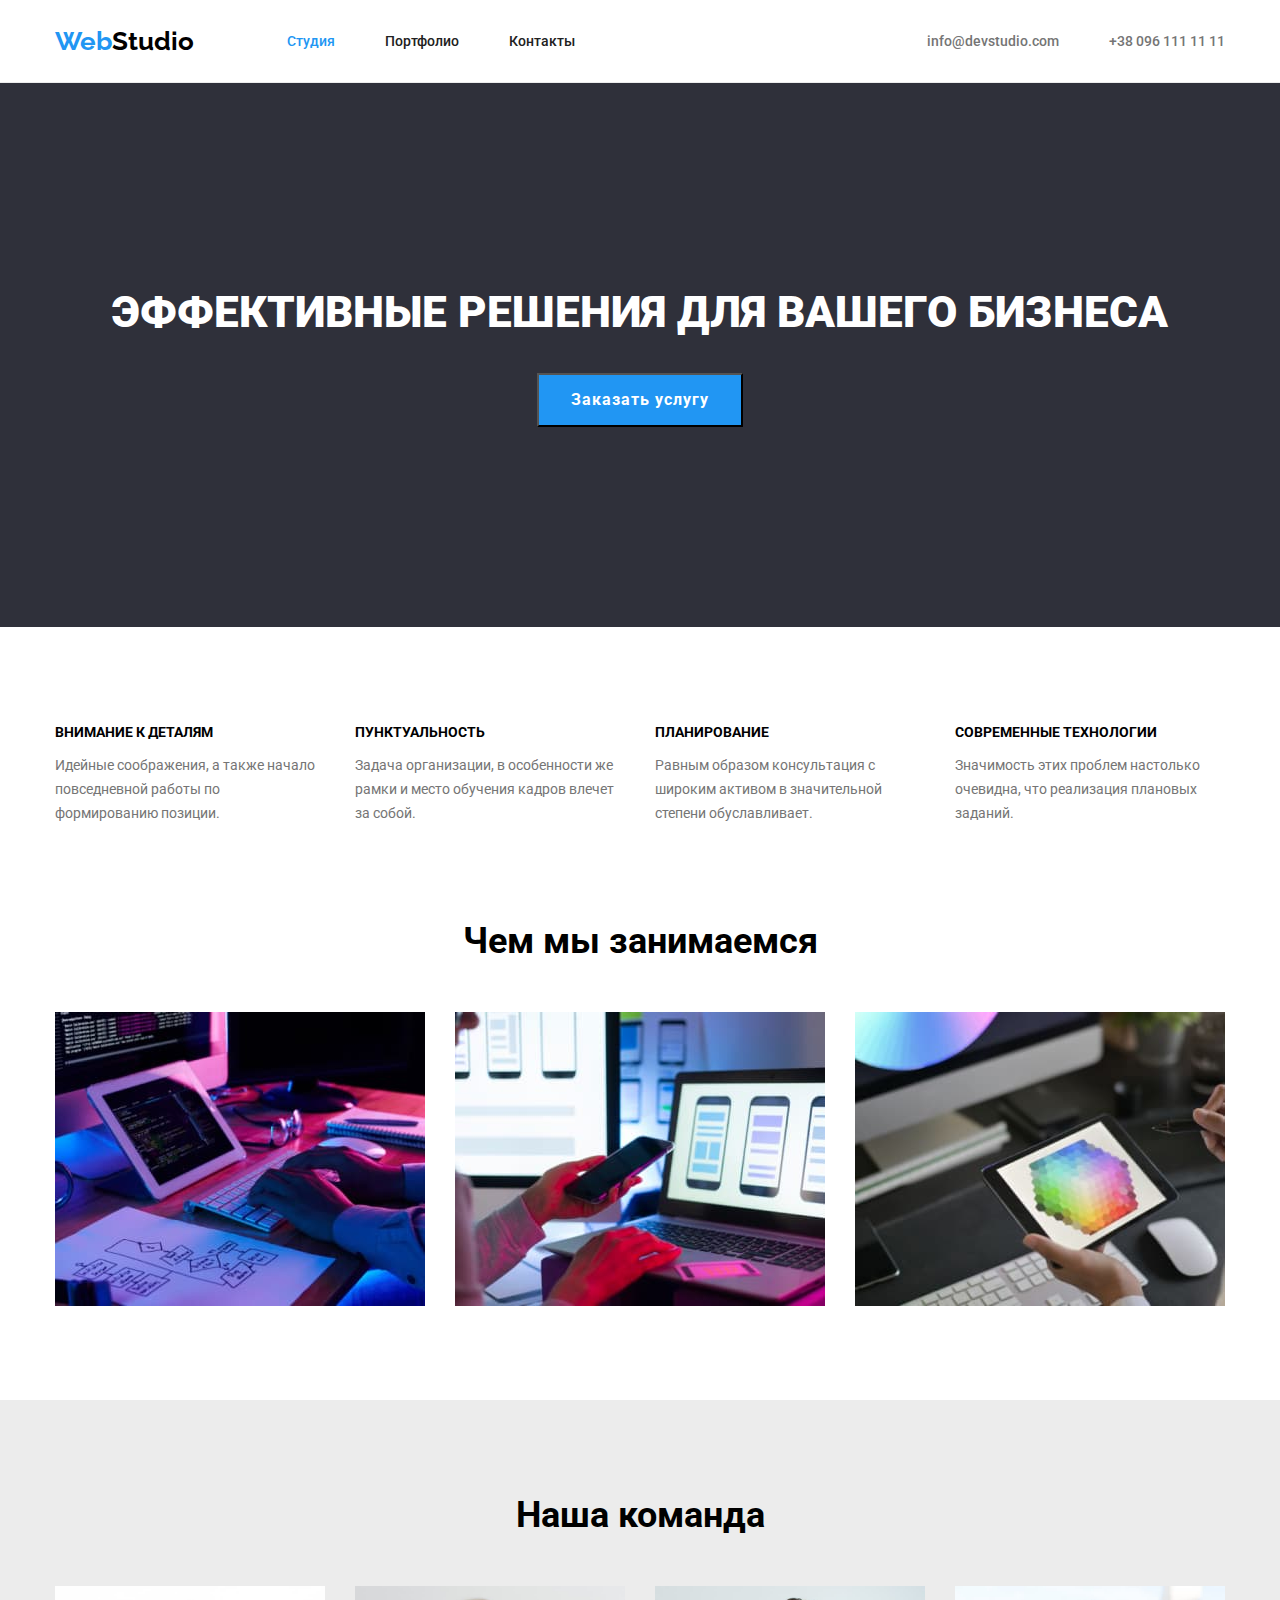
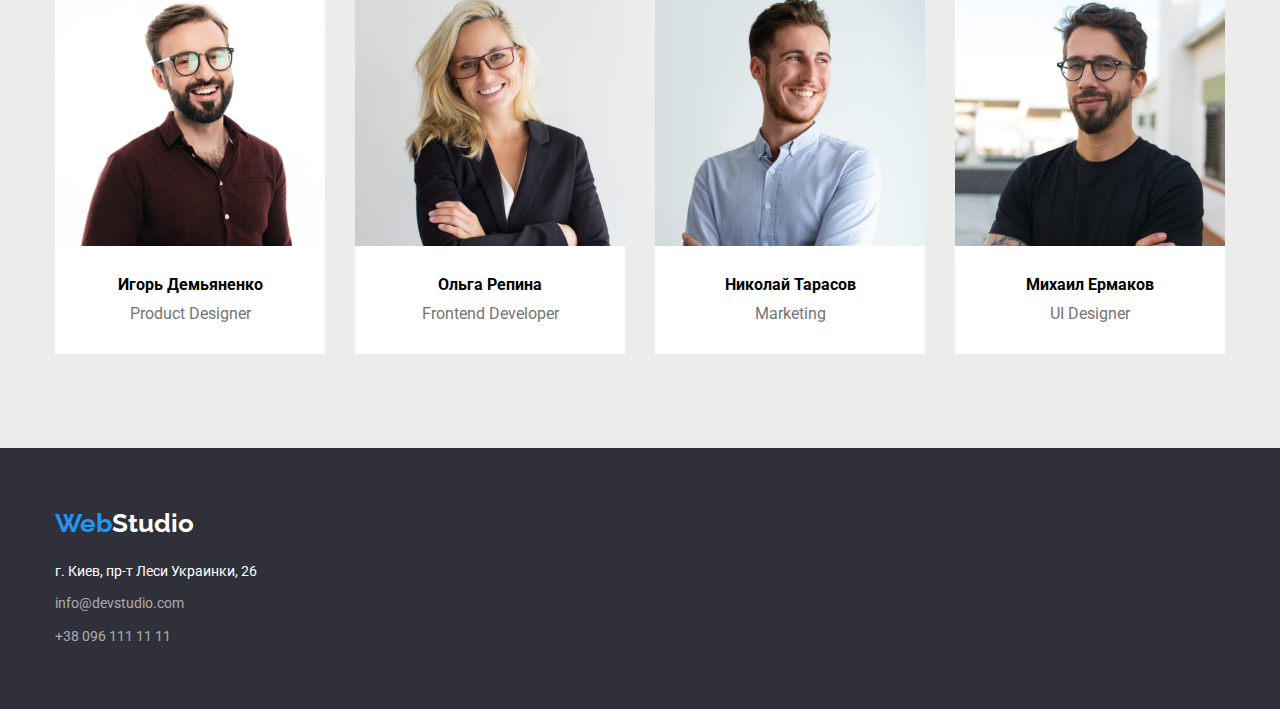
<file: index.html>
<!DOCTYPE html>
<html lang="ru">
<head>
    <meta charset="UTF-8">
    <meta http-equiv="X-UA-Compatible" content="IE=edge">
    <meta name="viewport" content="width=device-width, initial-scale=1.0">
    <title>Document</title>
    
    <link rel="preconnect" href="https://fonts.gstatic.com">
    <link href="https://fonts.googleapis.com/css2?family=Raleway:wght@700&family=Roboto:wght@400;500;700;900&display=swap"
        rel="stylesheet">
        <link rel="stylesheet" href="https://cdnjs.cloudflare.com/ajax/libs/modern-normalize/1.0.0/modern-normalize.min.css">
        <link rel="stylesheet" href="./css/styles.css">
</head>
<body>
    <header class="header">
        <div class="container">
            <nav class="navigation">
                <a href="./" class="logo">Web<span class="web">Studio</span></a>
                <ul class="site-nav">
                    <li class="item"><a href="./" class="link current">Студия</a></li>
                    <li class="item"><a href="./portfolio.html" class="link">Портфолио</a></li>
                    <li class="item"><a href="" class="link">Контакты</a></li>
                </ul>
            </nav>
    
            <div class="contact-info">
                <ul class="contact">
                    <li class="item"><a href="mailto:info@devstudio.com" class="link">info@devstudio.com</a></li>
                    <li class="item"><a href="tel:+380961111111" class="link">+38 096 111 11 11</a></li>
                </ul>
            </div>
        </div>
    </header>

    <!-- MAIN -->

    <main>

        <!-- HERO -->

        <section class="container-hero section">
            <div class="container">
                 <div class="hero">
                     <h1 class="title">ЭФФЕКТИВНЫЕ РЕШЕНИЯ ДЛЯ ВАШЕГО БИЗНЕСА</h1>
                     <button class="btn" type="button">Заказать услугу</button>
                </div>
            </div>
        </section>

        <!-- ABOUT -->

        <section class="section">
            <div class="container">
                    <ul class="about">
                        <li class="item">
                            <h3 class="title">ВНИМАНИЕ К ДЕТАЛЯМ</h3>
                            <p class="feature">Идейные соображения, а также начало повседневной работы по формированию позиции.</p>
                        </li>
                        <li class="item">
                            <h3 class="title">ПУНКТУАЛЬНОСТЬ</h3>
                            <p class="feature">Задача организации, в особенности же рамки и место обучения кадров влечет за собой.</p> 
                        </li>
                        <li class="item">
                            <h3 class="title">ПЛАНИРОВАНИЕ</h3>
                            <p class="feature">Равным образом консультация с широким активом в значительной степени обуславливает.</p>
                        </li>
                        <li class="item">
                            <h3 class="title">СОВРЕМЕННЫЕ ТЕХНОЛОГИИ</h3>
                            <p class="feature">Значимость этих проблем настолько очевидна, что реализация плановых заданий.</p>
                        </li>
                    </ul>                
            </div>     
        </section>

        <!-- WORK -->

        <section class="section-bott">
            <div class="container">
                <div class="work">
                    <h2 class="title">Чем мы занимаемся</h2>
                        <ul class="work-cards">
                            <li class="item"><img src="./images/box-1.jpg" alt="Структура сайта и написание кода" width="370" height="294"></li>
                            <li class="item"><img src="./images/box-2.jpg" alt="адаптивная верстка" width="370" height="294"></li>
                            <li class="item"><img src="./images/box-3.jpg" alt="выбор цвета в цветовой палитре" width="370" height="294"></li>
                        </ul>
                </div>
            </div>
        </section>

        <!-- TEAM -->

        <section class="container-team section">
            <div class="container">
                <div class="team">
                        <h2 class="title">Наша команда</h2>
                        <ul class="team-cards">
                            <li class="cards"><img src="./images/pro-designer.jpg" alt="Product Designer" width="270" height="260">
                                <p class="name"><b>Игорь Демьяненко</b></p>
                                <p class="pofession">Product Designer</p>
                            </li>
                            <li class="cards">
                                <img src="./images/developer.jpg" alt="Frontend Developer" width="270" height="260">
                                <p class="name"><b>Ольга Репина</b></p>
                                <p class="pofession">Frontend Developer</p>
                            </li>
                            <li class="cards">
                                <img src="./images/marketing.jpg" alt="Marketing" width="270" height="260">
                                <p class="name"><b>Николай Тарасов</b></p>
                                <p class="pofession">Marketing</p>
                            </li>
                            <li class="cards">
                                <img src="./images/ui-designer.jpg" alt="UI Designer" width="270" height="260">
                                <p class="name"><b>Михаил Ермаков</b></p>
                                <p class="pofession">UI Designer</p>
                            </li>
                        </ul>
                </div>
            </div>
        </section>
    </main>

    <!-- FOTTER -->

    <footer class="footer">
        <div class="container">
            <a href="./" class="logo">Web<span class="web">Studio</span></a>
            <address class="address">
                <p class="street">г. Киев, пр-т Леси Украинки, 26</p>
                <ul class="getcontact">
                    <li>
                        <a href="mailto:info@devstudio.com" class="link">info@devstudio.com</a>
                    </li>
                    <li>
                        <a href="tel:+380961111111" class="link">+38 096 111 11 11</a>
                    </li>
                </ul>
            </address>
        </div>
    </footer>
</body>
</html>
</file>
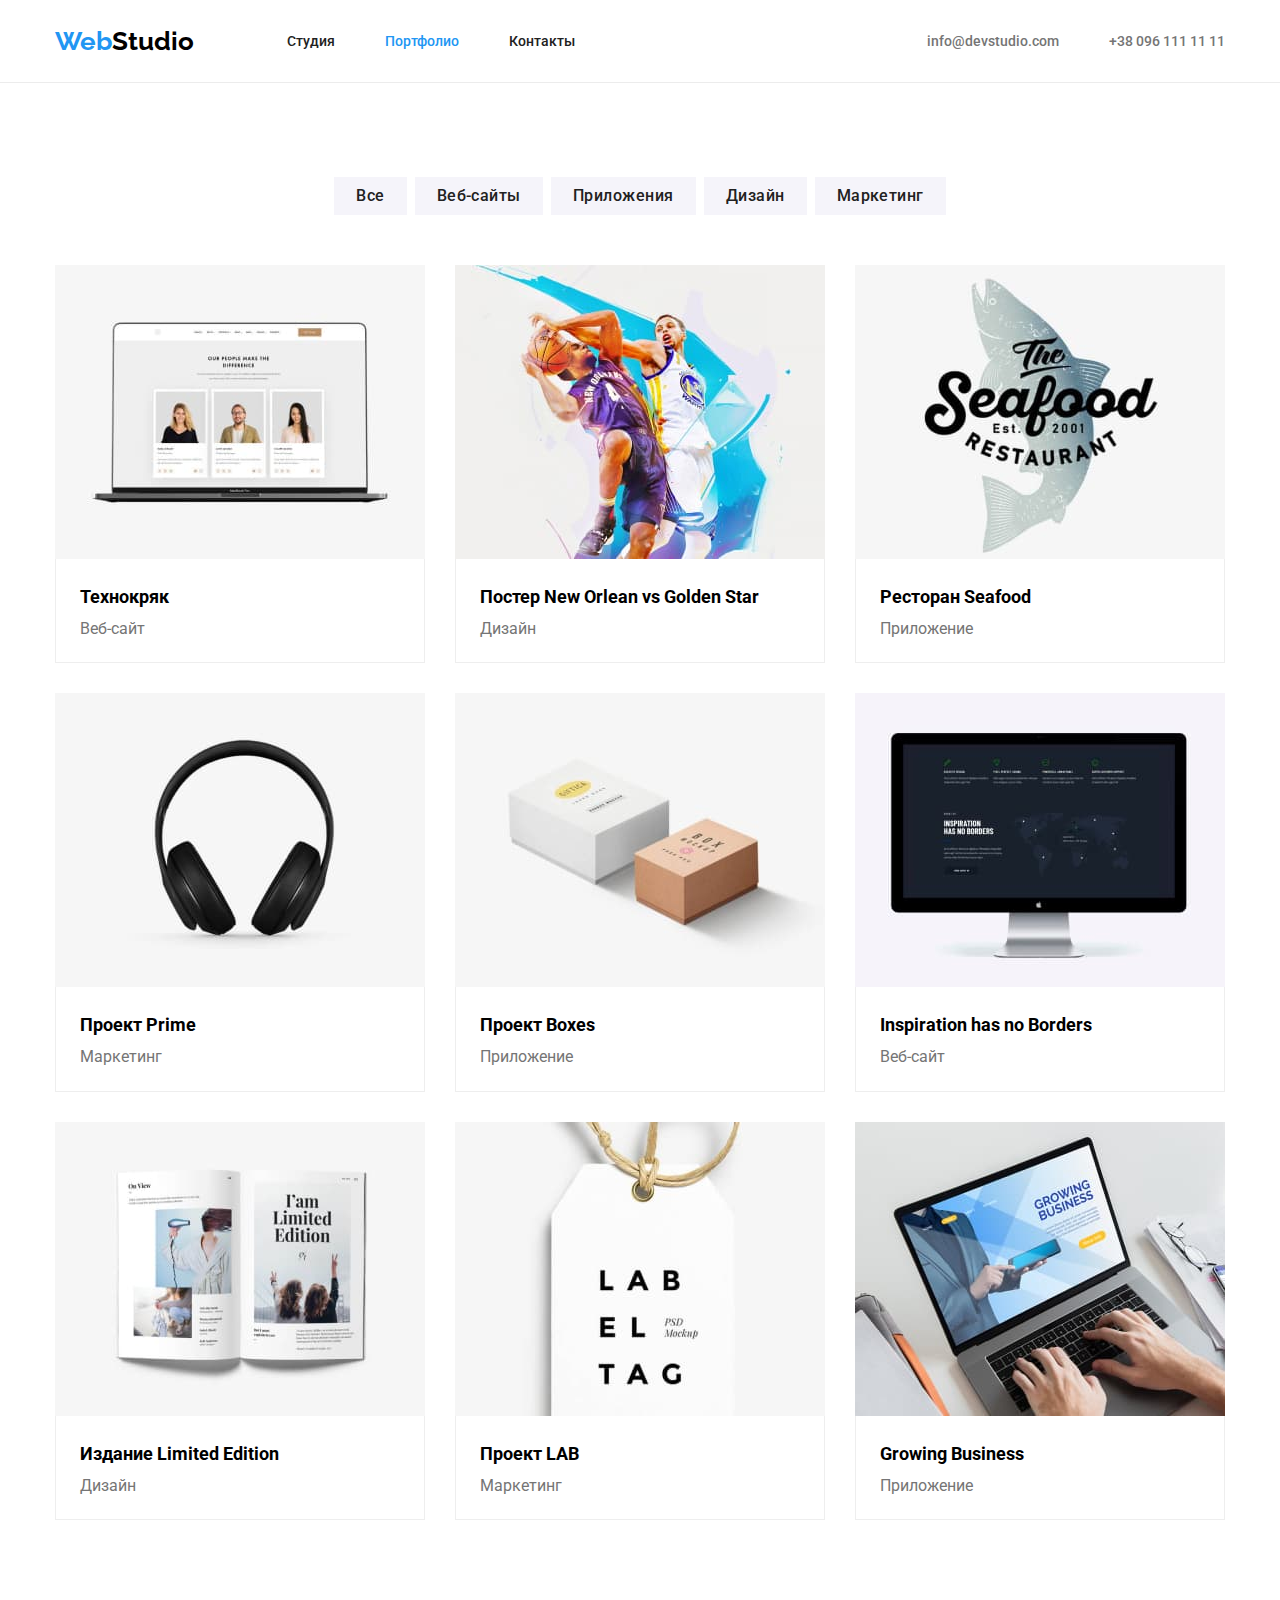
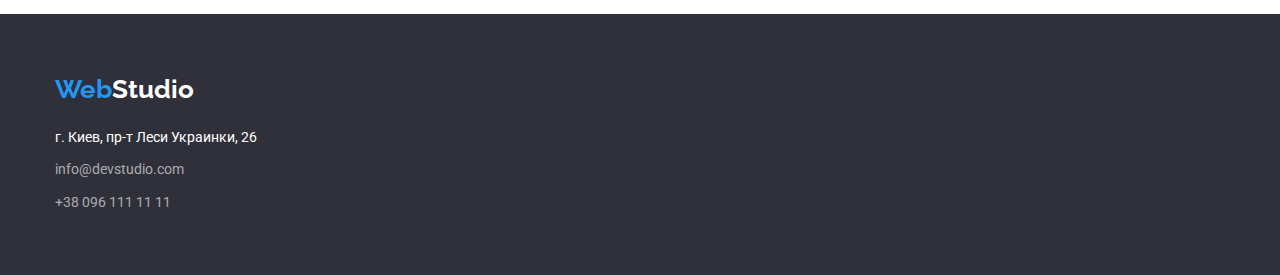
<file: portfolio.html>
<!DOCTYPE html>
<html lang="ru">
<head>
    <meta charset="UTF-8">
    <meta http-equiv="X-UA-Compatible" content="IE=edge">
    <meta name="viewport" content="width=device-width, initial-scale=1.0">
    <title>Document</title>
    <link rel="preconnect" href="https://fonts.gstatic.com">
    <link href="https://fonts.googleapis.com/css2?family=Raleway:wght@700&family=Roboto:wght@400;500;700;900&display=swap"
        rel="stylesheet">
        <link rel="stylesheet" href="https://cdnjs.cloudflare.com/ajax/libs/modern-normalize/1.0.0/modern-normalize.min.css">
        <link rel="stylesheet" href="./css/styles.css">
</head>
<body>

    <!-- header -->

    <header class="header">
        <div class="container">
            <nav class="navigation">
                <a href="./" class="logo">Web<span class="web">Studio</span></a>
                <ul class="site-nav">
                    <li class="item"><a href="./" class="link ">Студия</a></li>
                    <li class="item"><a href="./portfolio.html" class="link current">Портфолио</a></li>
                    <li class="item"><a href="" class="link">Контакты</a></li>
                </ul>
            </nav>
    
            <div class="contact-info">
                <ul class="contact">
                    <li class="item"><a href="mailto:info@devstudio.com" class="link">info@devstudio.com</a></li>
                    <li class="item"><a href="tel:+380961111111" class="link">+38 096 111 11 11</a></li>
                </ul>
            </div>
        </div>
    </header>
    
    <!-- main -->
   
    <main>
        <section class="section">
            <div class="container">
                <div class="filters">
                    <ul class="buttons">
                        <li class="item"><button class="btn" type="button">Все</button></li>
                        <li class="item"><button class="btn" type="button">Веб-сайты</button></li>
                        <li class="item"><button class="btn" type="button">Приложения</button> </li>
                        <li class="item"><button class="btn" type="button">Дизайн</button> </li>
                        <li class="item"><button class="btn" type="button">Маркетинг</button> </li>
                    </ul> 
                </div>
            </div>
            <div class="container">
                <div class="projects">
                    <ul class="cards-list">
                        <li class="item">
                            <a href="">
                                <img src="./images/note.jpg" alt="notebook" width="370" height="294"  >
                                    <div class="card-border">
                                    <h3 class="title">Технокряк</h3>
                                    <p class="filter">Веб-сайт</p>
                                    </div>
                            </a>
                        </li>
                        <li class="item">
                            <a href="">
                                <img src="./images/basketball.jpg" alt="basketball" width="370" height="294"  >
                                    <div class="card-border">
                                    <h3 class="title">Постер New Orlean vs Golden Star</h3>
                                    <p class="filter">Дизайн</p>
                                    </div>
                            </a>
                        </li>
                        <li class="item">
                            <a href="">
                                <img src="./images/restaurant.jpg" alt="restaurant" width="370" height="294"  >
                                    <div class="card-border">
                                    <h3 class="title">Ресторан Seafood</h3>
                                    <p class="filter">Приложение</p>
                                    </div>
                            </a>
                        </li>
                        <li class="item">
                            <a href="">
                                <img src="./images/headphones.jpg" alt="headphones" width="370" height="294" >
                                    <div class="card-border">
                                    <h3 class="title">Проект Prime</h3>
                                    <p class="filter">Маркетинг</p>
                                    </div>
                            </a>
                        </li>
                        <li class="item">
                            <a href="">
                                <img src="./images/boxes.jpg" alt="boxes" width="370" height="294" >
                                    <div class="card-border">
                                    <h3 class="title">Проект Boxes</h3>
                                    <p class="filter">Приложение</p>
                                    </div>
                            </a>
                        </li>
                        <li class="item">
                            <a href="">
                                <img src="./images/monitor.jpg" alt="monitor" width="370" height="294" >
                                    <div class="card-border">
                                    <h3 class="title">Inspiration has no Borders</h3>
                                    <p class="filter">Веб-сайт</p>
                                    </div>
                            </a>
                        </li>
                        <li class="item">
                            <a href="">
                                <img src="./images/book.jpg" alt="book" width="370" height="294" >
                                    <div class="card-border">
                                    <h3 class="title">Издание Limited Edition</h3>
                                    <p class="filter">Дизайн</p>
                                    </div>
                            </a>
                        </li>
                        <li class="item">
                            <a href="">
                                <img src="./images/project.jpg" alt="project" width="370" height="294" >
                                    <div class="card-border">
                                    <h3 class="title">Проект LAB</h3>
                                    <p class="filter">Маркетинг</p>
                                    </div>
                            </a>
                        </li>
                        <li class="item">
                            <a href="">
                                <img src="./images/business.jpg" alt="business" width="370" height="294" >
                                    <div class="card-border">
                                    <h3 class="title">Growing Business</h3>
                                    <p class="filter">Приложение</p>
                                    </div>
                            </a>
                        </li>
                    </ul>
                </div>
            </div>
        </section>
    </main>

<!-- footer -->
    <footer class="footer">
        <div class="container">
            <a href="./" class="logo">Web<span class="web">Studio</span></a>
            <address class="address">
                <p class="street">г. Киев, пр-т Леси Украинки, 26</p>
                <ul class="getcontact">
                    <li>
                        <a href="mailto:info@devstudio.com" class="link">info@devstudio.com</a>
                    </li>
                    <li>
                        <a href="tel:+380961111111" class="link">+38 096 111 11 11</a>
                    </li>
                </ul>
            </address>
        </div>
    </footer>
</body>
</html>
</file>
<file: css/styles.css>
/* Глобальные стили */
* {
  box-sizing: border-box;
}

h1,
h2,
h3,
h4,
h5,
h6,
ul,
p {
  margin: 0;
  padding: 0;
}

body {
  color: var(--accent-color);
  font-family: roboto, sans-serif;
  background-color: #ffffff;
}

:root {
  --accent-color: #757575;
  --background-header-footer: #2f303a;
  --activ: #2196f3;
  --primary-color: #000000;
  --lite-color: #ffffff;
  --logo: #2196f3;
  --contacts-footer-color: rgb(255, 255, 255, 0.6);
  --header-border-color: #ececec;
  --cards-border-color: #eeeeee;
  --bgc-btn: #f5f4fa;
}

img {
  display: block;
}

a {
  text-decoration: none;
}

ul {
  list-style: none;
}

.section {
  padding-top: 94px;
  padding-bottom: 94px;
}

.section-bott {
  padding-bottom: 94px;
}

.btn {
  cursor: pointer;
}

/* HEADER INDEX*/

.container {
  width: 1200px;
  padding-left: 15px;
  padding-right: 15px;
  margin-left: auto;
  margin-right: auto;
}

.header {
  border-bottom: 1px solid var(--header-border-color);
}

.header .container {
  display: flex;
  justify-content: space-between;
  align-items: center;
}

.container .navigation {
  display: flex;
  align-items: center;
}

.navigation .site-nav {
  display: flex;
}

.logo {
  font-family: "Raleway", sans-serif;
  font-weight: 700;
  font-size: 26px;
  line-height: 1.2;
  color: var(--logo);
}

.web {
  color: var(--primary-color);
}

.site-nav .link {
  color: #212121;
  font-weight: 500;
  font-size: 14px;
  line-height: 1.1;
}

.contact .link {
  color: #757575;
  font-weight: 500;
  font-size: 14px;
  line-height: 1.1;
}

.contact-info .contact {
  display: flex;
}

.contact-info {
  margin-left: auto;
}

.site-nav .item {
  padding-top: 32px;
  padding-bottom: 32px;
  margin-right: 50px;
}

.site-nav .item:first-child {
  margin-left: 93px;
}

.site-nav .item:last-child {
  margin: 0;
}

.site-nav .link:focus,
.site-nav .link:hover {
  color: var(--activ);
}

.contact .link:focus,
.contact .link:hover {
  color: var(--activ);
}

.site-nav .current {
  color: var(--activ);
}

.contact .item + .item {
  margin-left: 50px;
}

/* main INDEX */

.container-hero {
  background-color: var(--background-header-footer);
  padding-top: 200px;
  padding-bottom: 200px;
}

.hero {
  text-align: center;
}

.hero .title {
  color: var(--lite-color);
  font-weight: 900;
  font-size: 44px;
  line-height: 1.35;
}

.hero .btn {
  font-family: "Roboto", sans-serif;
  color: var(--lite-color);
  background-color: var(--activ);
  font-weight: 700;
  font-size: 16px;
  line-height: 1.87;
  letter-spacing: 0.06em;
  margin-top: 30px;
  padding: 10px 32px 10px 32px;
}

.hero .btn:focus,
.hero .btn:hover {
  background-color: #188ce8;
}

/* ABOUT INDEX */

.about {
  display: flex;
  flex-wrap: wrap;
  margin-left: -30px;
}

.about .item {
  flex-basis: calc((100% - 4 * 30px) / 4);
  margin-left: 30px;
}

.about .item:last-child {
  padding-right: 0;
}

.about .title {
  color: var(--primary-color);
  font-weight: 700;
  font-size: 14px;
  line-height: 1.7;
  margin-bottom: 10px;
}

.about .feature {
  font-weight: 400;
  font-size: 14px;
  line-height: 1.7;
}

/* WORK INDEX*/

.work {
  background-color: #fff;
}

.work .work-cards {
  display: flex;
  justify-content: space-between;
}

.work-cards .item {
  margin-right: 30px;
}

.work-cards .item:last-child {
  margin-right: 0;
}

.work .title {
  color: var(--primary-color);
  font-weight: 700;
  font-size: 36px;
  line-height: 1.17;
  text-align: center;
  margin-bottom: 50px;
}

/* TEAM INDEX*/

.container-team {
  background-color: #ececec;
}

.team .title {
  color: var(--primary-color);
  text-align: center;
  font-weight: 700;
  font-size: 36px;
  line-height: 1.17;
  margin-bottom: 50px;
}

.team .team-cards {
  display: flex;
  justify-content: space-between;
}

.team-cards .cards {
  margin-right: 30px;
}

.team-cards .cards:last-child {
  margin: 0;
}

.team .name {
  color: var(--primary-color);
  font-weight: 500;
  font-size: 16px;
  line-height: 1.17;
  padding-top: 30px;
  padding-bottom: 10px;
}

.cards {
  height: 368px;
  width: 270px;
  background-color: var(--lite-color);
  text-align: center;
}

.team .profession {
  font-weight: 400;
  font-size: 16px;
  line-height: 1.17;
}

/* MAIN PORTFOLIO */

.filters .buttons {
  display: flex;
  justify-content: center;
}

.filters .btn {
  font-family: "Roboto", sans-serif;
  font-weight: 500;
  font-size: 16px;
  line-height: 1.62;
  letter-spacing: 0.03em;
  color: rgba(33, 33, 33, 1);
  padding: 6px 22px;
  background-color: var(--bgc-btn);
  border: none;
}

.buttons .item {
  margin-right: 8px;
}

.buttons .item:last-child {
  margin-right: 0;
}

.filters .btn:focus,
.filters .btn:hover {
  background-color: var(--activ);
  color: var(--lite-color);
}

/* КАРТОЧКИ */

.cards-list {
  display: flex;
  flex-wrap: wrap;
  margin-top: 50px;
  margin-right: -30px;
}

.cards-list .item {
  margin-right: 30px;
  margin-bottom: 30px;
  flex-basis: calc((100% - 3 * 30px) / 3);
}

/* .cards-list .item:nth-child(3n + 3) {
  margin-right: 0;
} */

.cards-list .item:nth-child(n + 7) {
  margin-bottom: 0;
}

.projects .title {
  color: var(--primary-color);
  font-weight: 700;
  font-size: 18px;
  line-height: 2;
}

.projects .filter {
  color: var(--accent-color);
  font-weight: 400;
  font-size: 16px;
  line-height: 1.7;
}

.card-border {
  border-left: 1px solid var(--cards-border-color);
  border-right: 1px solid var(--cards-border-color);
  border-bottom: 1px solid var(--cards-border-color);
  padding-top: 20px;
  padding-left: 24px;
  padding-bottom: 20px;
}

/* Подвал */

.footer {
  background-color: var(--background-header-footer);
  padding-top: 60px;
  padding-bottom: 60px;
}

.footer .web {
  color: var(--lite-color);
}

.footer .logo {
  margin-top: 60px;
}

.footer .link {
  color: var(--accent-color);
}

.footer .link:hover,
.footer .link:focus {
  color: var(--activ);
}

.address {
  font-weight: 400;
  font-size: 14px;
  line-height: 1.7;
  font-style: normal;
  padding-top: 20px;
}

.address .street {
  color: var(--lite-color);
  font-weight: 400;
  font-size: 14px;
  line-height: 1.72;
}

.getcontact li {
  padding-top: 9px;
}

.address .link {
  color: var(--contacts-footer-color);
}
</file>
